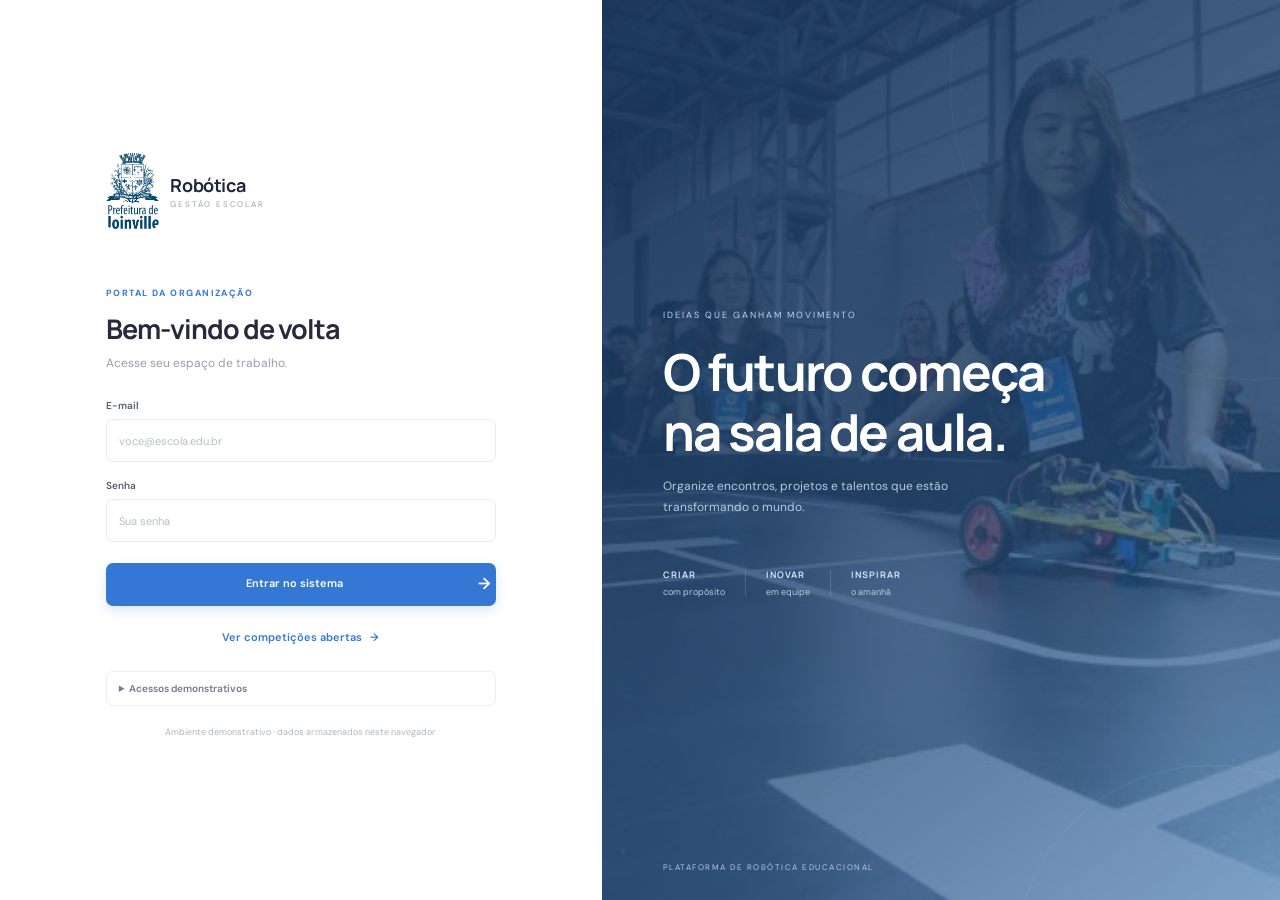
<file: index.html>
<!doctype html>
<html lang="pt-BR">
  <head>
    <meta charset="utf-8">
    <meta name="viewport" content="width=device-width, initial-scale=1, viewport-fit=cover">
    <meta name="theme-color" content="#f5f7fb">
    <meta name="description" content="Sistema de Gestão de Competições de Robótica Escolar">
    <title>Robótica Escolar · Gestão</title>
    <link rel="stylesheet" href="./src/styles/main.css">
    <link id="competitions-styles" rel="stylesheet" href="./src/styles/competitions.css">
    <link rel="stylesheet" href="./src/styles/registrations.css">
    <link rel="stylesheet" href="./src/styles/palette.css">
    <link rel="stylesheet" href="./src/styles/projects.css">
    <link rel="stylesheet" href="./src/styles/responsive.css">
  </head>
  <body>
    <div id="app" class="app-shell">
      <section id="login-screen" class="login-screen" aria-label="Acesso ao sistema" hidden></section>
      <div id="admin-screen" class="admin-shell" hidden>
        <aside id="sidebar" class="sidebar"></aside>
        <button id="sidebar-backdrop" class="sidebar-backdrop" type="button" aria-label="Fechar navegação" hidden></button>
        <div class="workspace">
          <header id="topbar" class="topbar"></header>
          <main id="main-content" class="main-content" tabindex="-1"></main>
        </div>
      </div>
      <div id="toast-region" class="toast-region" aria-live="polite" aria-atomic="true"></div>
    </div>
    <script type="module" src="./src/js/app.js"></script>
  </body>
</html>
</file>
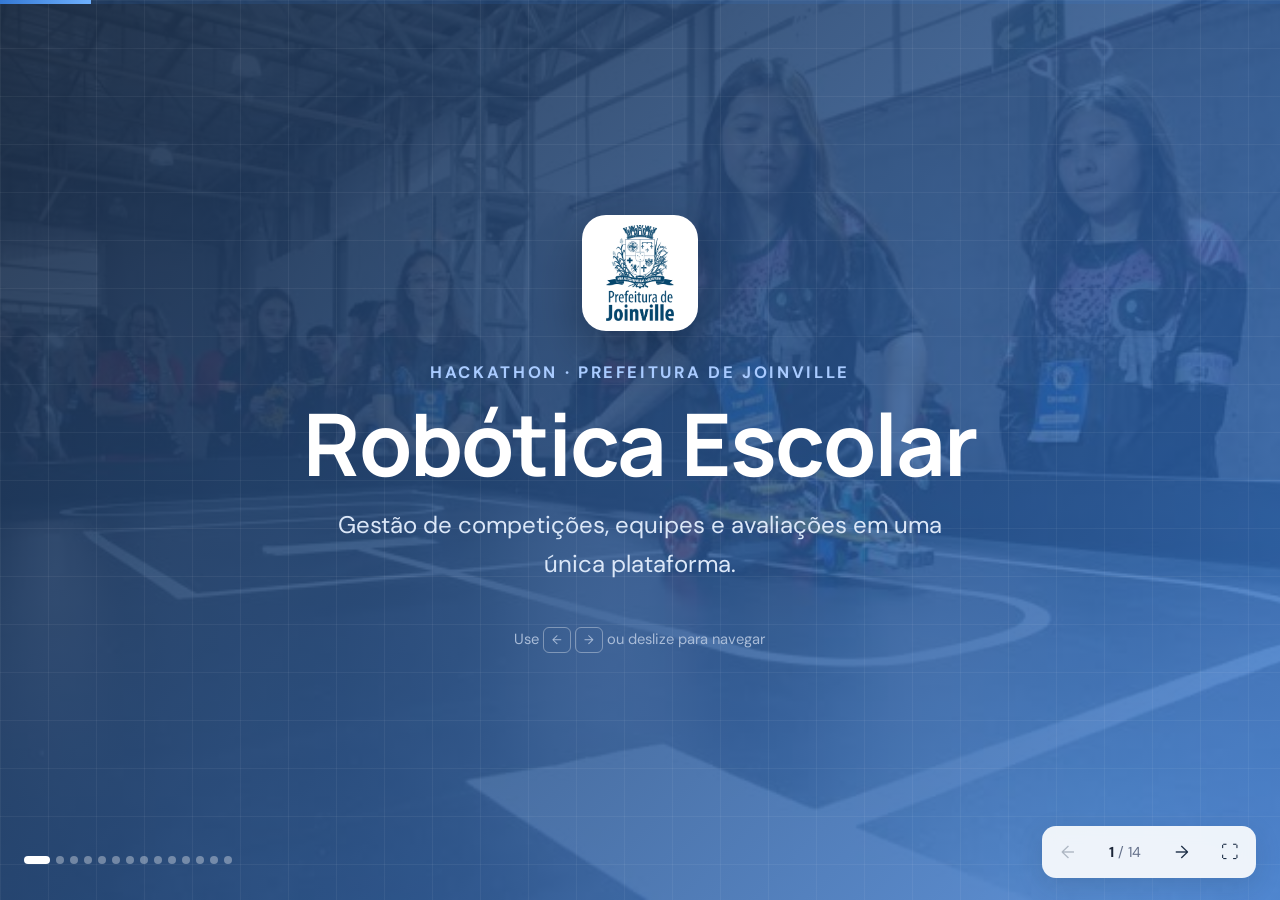
<file: apresentacao/index.html>
<!doctype html>
<html lang="pt-BR">
<head>
  <meta charset="utf-8">
  <meta name="viewport" content="width=device-width, initial-scale=1">
  <title>Robótica Escolar — Apresentação</title>
  <link rel="stylesheet" href="styles.css">
</head>
<body>
  <div class="progress" aria-hidden="true"><span></span></div>

  <main class="deck" aria-live="polite">

    <!-- 1. Capa -->
    <section class="slide slide--cover" data-title="Capa">
      <div class="cover-bg" aria-hidden="true"></div>
      <div class="cover-content">
        <img class="cover-logo reveal" src="img/logo-joinville.png" alt="Prefeitura de Joinville">
        <p class="kicker reveal">Hackathon · Prefeitura de Joinville</p>
        <h1 class="reveal">Robótica Escolar</h1>
        <p class="lead reveal">Gestão de competições, equipes e avaliações em uma única plataforma.</p>
        <p class="hint reveal">Use <kbd>←</kbd> <kbd>→</kbd> ou deslize para navegar</p>
      </div>
    </section>

    <!-- 2. Problema -->
    <section class="slide" data-title="O problema">
      <div class="slide-inner">
        <p class="kicker reveal">O desafio</p>
        <h2 class="reveal">Organizar competições escolares ainda dá muito trabalho</h2>
        <div class="grid grid--3">
          <article class="card reveal"><span class="card-icon">📄</span><h3>Inscrições soltas</h3><p>Fichas, planilhas e e-mails espalhados entre escolas e organização.</p></article>
          <article class="card reveal"><span class="card-icon">⏳</span><h3>Aprovação manual</h3><p>Professores e organização sem visão clara do que está pendente.</p></article>
          <article class="card reveal"><span class="card-icon">🧮</span><h3>Notas no papel</h3><p>Jurados anotam à mão e a classificação é calculada depois, com risco de erro.</p></article>
        </div>
      </div>
    </section>

    <!-- 3. Solução -->
    <section class="slide" data-title="A solução">
      <div class="slide-inner split">
        <div>
          <p class="kicker reveal">A solução</p>
          <h2 class="reveal">Uma plataforma web para todo o ciclo da competição</h2>
          <ul class="checks">
            <li class="reveal">Portal público com editais e inscrições abertas</li>
            <li class="reveal">Cadastro de escolas, equipes e integrantes</li>
            <li class="reveal">Aprovação de equipes pelos professores</li>
            <li class="reveal">Notas dos jurados por critério e classificação automática</li>
            <li class="reveal">Funciona no computador e no celular</li>
          </ul>
        </div>
        <figure class="shot reveal"><img src="img/dashboard.png" alt="Visão geral do painel administrativo"></figure>
      </div>
    </section>

    <!-- 4. Perfis -->
    <section class="slide" data-title="Perfis">
      <div class="slide-inner">
        <p class="kicker reveal">Quem usa</p>
        <h2 class="reveal">Três perfis, cada um com o que precisa</h2>
        <div class="grid grid--3">
          <article class="card card--role reveal"><span class="role-badge">A</span><h3>Administrador</h3><p>Cria competições, editais e categorias, gerencia escolas e acompanha a classificação.</p></article>
          <article class="card card--role reveal"><span class="role-badge">P</span><h3>Professor</h3><p>Cadastra equipes das suas escolas e aprova ou rejeita inscrições recebidas.</p></article>
          <article class="card card--role reveal"><span class="role-badge">J</span><h3>Jurado</h3><p>Avalia as equipes aprovadas em todas as categorias, com notas de 0 a 10.</p></article>
        </div>
      </div>
    </section>

    <!-- 5. Fluxo -->
    <section class="slide" data-title="Fluxo">
      <div class="slide-inner">
        <p class="kicker reveal">Como funciona</p>
        <h2 class="reveal">Do edital ao pódio</h2>
        <ol class="flow">
          <li class="reveal"><span>1</span><strong>Edital</strong><small>Admin publica a competição e as categorias</small></li>
          <li class="reveal"><span>2</span><strong>Inscrição</strong><small>Escolas inscrevem equipes pelo portal</small></li>
          <li class="reveal"><span>3</span><strong>Aprovação</strong><small>Professor valida integrantes e aprova</small></li>
          <li class="reveal"><span>4</span><strong>Avaliação</strong><small>Jurados lançam notas por critério</small></li>
          <li class="reveal"><span>5</span><strong>Classificação</strong><small>Ranking calculado automaticamente</small></li>
        </ol>
      </div>
    </section>

    <!-- 6. Competições -->
    <section class="slide" data-title="Competições">
      <div class="slide-inner split split--wide">
        <div>
          <p class="kicker reveal">Administração</p>
          <h2 class="reveal">Competições, editais e categorias</h2>
          <p class="reveal">Cada competição tem período do evento, local, janela de inscrições, limite de vagas e as 7 categorias oficiais.</p>
          <div class="tags reveal"><span>Robótica Lego</span><span>Atto Micro:bit</span><span>Seguidor de Linha</span><span>Tecnologia Educacional</span><span>ArtBot Júnior</span><span>ArtBot Expert</span><span>Estoura Balão</span></div>
        </div>
        <figure class="shot reveal"><img src="img/competicoes.png" alt="Tela de competições"></figure>
      </div>
    </section>

    <!-- 7. Equipes -->
    <section class="slide" data-title="Equipes">
      <div class="slide-inner split split--wide">
        <div>
          <p class="kicker reveal">Professores</p>
          <h2 class="reveal">Cadastro e aprovação de equipes</h2>
          <ul class="checks">
            <li class="reveal">Integrantes com ano escolar e data de nascimento</li>
            <li class="reveal">Validação de mínimo e máximo por categoria</li>
            <li class="reveal">Aprovar ou rejeitar com observação para a equipe</li>
          </ul>
        </div>
        <div class="stack reveal">
          <figure class="shot"><img src="img/inscricoes.png" alt="Lista de inscrições pendentes"></figure>
          <figure class="shot shot--float"><img src="img/equipe-form.png" alt="Formulário de cadastro de equipe"></figure>
        </div>
      </div>
    </section>

    <!-- 8. Portal público -->
    <section class="slide" data-title="Portal público">
      <div class="slide-inner split split--wide">
        <div>
          <p class="kicker reveal">Comunidade</p>
          <h2 class="reveal">Portal público de inscrições</h2>
          <p class="reveal">Escolas consultam os editais publicados e inscrevem equipes sem precisar de login. A inscrição chega pendente para o professor responsável.</p>
        </div>
        <figure class="shot reveal"><img src="img/publico.png" alt="Portal público de competições"></figure>
      </div>
    </section>

    <!-- 9. Notas -->
    <section class="slide" data-title="Notas dos jurados">
      <div class="slide-inner split split--wide">
        <div>
          <p class="kicker reveal">Julgamento</p>
          <h2 class="reveal">Notas dos jurados</h2>
          <div class="criteria">
            <div class="reveal"><strong>Desempenho</strong><small>Resultado do robô na prova</small></div>
            <div class="reveal"><strong>Projeto e inovação</strong><small>Criatividade e solução técnica</small></div>
            <div class="reveal"><strong>Apresentação</strong><small>Clareza ao explicar o projeto</small></div>
            <div class="reveal"><strong>Trabalho em equipe</strong><small>Participação de todos</small></div>
          </div>
          <p class="reveal note">Notas de 0 a 10 por critério · média calculada na hora · uma avaliação por jurado e equipe</p>
        </div>
        <figure class="shot reveal"><img src="img/avaliar.png" alt="Formulário de avaliação de equipe"></figure>
      </div>
    </section>

    <!-- 10. Ranking -->
    <section class="slide" data-title="Classificação">
      <div class="slide-inner split split--wide">
        <div>
          <p class="kicker reveal">Resultado</p>
          <h2 class="reveal">Classificação automática</h2>
          <p class="reveal">A organização acompanha, por categoria, a média final de cada equipe, as médias por critério e quantos jurados já avaliaram.</p>
          <div class="podium reveal" aria-hidden="true">
            <div class="podium-2"><b>2º</b><span>8,38</span></div>
            <div class="podium-1"><b>1º</b><span>9,54</span></div>
            <div class="podium-3"><b>3º</b><span>7,94</span></div>
          </div>
        </div>
        <figure class="shot reveal"><img src="img/ranking.png" alt="Classificação das equipes"></figure>
      </div>
    </section>

    <!-- 11. Mobile -->
    <section class="slide slide--centered" data-title="Celular">
      <div class="slide-inner">
        <p class="kicker reveal">Responsivo</p>
        <h2 class="reveal">Pensado também para o celular</h2>
        <p class="reveal center">Jurados avaliam na beira da arena; professores aprovam equipes de qualquer lugar.</p>
        <div class="phones">
          <figure class="phone reveal"><img src="img/mobile-login.png" alt="Login no celular"></figure>
          <figure class="phone phone--main reveal"><img src="img/mobile-avaliacoes.png" alt="Avaliações no celular"></figure>
          <figure class="phone reveal"><img src="img/mobile-dashboard.png" alt="Painel no celular"></figure>
        </div>
      </div>
    </section>

    <!-- 12. Números -->
    <section class="slide slide--dark" data-title="Demonstração">
      <div class="slide-inner">
        <p class="kicker reveal">Dados da demonstração</p>
        <h2 class="reveal">Um cenário real para testar</h2>
        <div class="stats">
          <div class="stat reveal"><b data-count="3">0</b><span>competições</span></div>
          <div class="stat reveal"><b data-count="7">0</b><span>categorias</span></div>
          <div class="stat reveal"><b data-count="49">0</b><span>equipes inscritas</span></div>
          <div class="stat reveal"><b data-count="10">0</b><span>aguardando aprovação</span></div>
          <div class="stat reveal"><b data-count="62">0</b><span>avaliações lançadas</span></div>
        </div>
        <div class="grid grid--3 compact">
          <article class="card reveal"><span class="status status--live">Em andamento</span><h3>Copa Joinville de Robótica 2026</h3><p>21 equipes · 3 jurados avaliando</p></article>
          <article class="card reveal"><span class="status status--live">Em andamento</span><h3>Festival Estudantil de Tecnologia</h3><p>14 equipes · avaliação parcial</p></article>
          <article class="card reveal"><span class="status status--open">Inscrições abertas</span><h3>Torneio de Inverno de Robótica 2027</h3><p>Equipes aguardando os professores</p></article>
        </div>
      </div>
    </section>

    <!-- 13. Funcionalidades -->
    <section class="slide" data-title="Funcionalidades">
      <div class="slide-inner">
        <p class="kicker reveal">Em desenvolvimento</p>
        <h2 class="reveal">Próximas funcionalidades</h2>
        <div class="grid grid--4">
          <article class="card reveal"><span class="card-icon">&#127942;</span><h3>Certificados</h3><p>Geração de certificados para participantes e equipes.</p></article>
          <article class="card reveal"><span class="card-icon">&#128196;</span><h3>Relatórios em PDF</h3><p>Exportação de resultados, inscrições e classificações.</p></article>
          <article class="card reveal"><span class="card-icon">&#128279;</span><h3>Integrações</h3><p>Conexão com outros sistemas e serviços da rede.</p></article>
          <article class="card reveal"><span class="card-icon">&#128276;</span><h3>Notificações</h3><p>Avisos sobre inscrições, aprovações e resultados.</p></article>
        </div>
      </div>
    </section>
    <!-- 14. Encerramento -->
    <section class="slide slide--cover" data-title="Obrigado">
      <div class="cover-bg" aria-hidden="true"></div>
      <div class="cover-content">
        <img class="cover-logo reveal" src="img/logo-joinville.png" alt="Prefeitura de Joinville">
        <h1 class="reveal">Obrigado!</h1>
        <a class="cta reveal" href="robotica-rpa://start">Acessar o sistema →</a>
      </div>
    </section>

  </main>

  <nav class="controls" aria-label="Navegação dos slides">
    <button type="button" data-nav="prev" aria-label="Slide anterior">←</button>
    <span class="counter"><b>1</b> / <i>1</i></span>
    <button type="button" data-nav="next" aria-label="Próximo slide">→</button>
    <button type="button" data-nav="full" aria-label="Tela cheia" title="Tela cheia (F)">⛶</button>
  </nav>
  <div class="dots" aria-hidden="true"></div>

  <div class="lightbox" hidden><img alt=""></div>

  <script src="script.js"></script>
</body>
</html>
</file>
<file: src/styles/main.css>
@import url('https://fonts.googleapis.com/css2?family=DM+Sans:wght@400;500;600;700&family=Manrope:wght@400;500;600;700;800&display=swap');

:root{font-family:'DM Sans',sans-serif;color:#202538;background:#f5f7fb;font-synthesis:none;text-rendering:optimizeLegibility;-webkit-font-smoothing:antialiased;--ink:#202538;--muted:#8790a3;--line:#edf0f5;--purple:#6755d9;--sidebar:#20243a}*{box-sizing:border-box}body{margin:0;min-width:320px;min-height:100vh}button,input{font:inherit}button{cursor:pointer}a{color:inherit;text-decoration:none}[hidden]{display:none!important}
.app-shell{min-height:100vh}.admin-shell{min-height:100vh}.sidebar{width:250px;position:fixed;inset:0 auto 0 0;background:var(--sidebar);color:white;padding:30px 19px 20px;display:flex;flex-direction:column;z-index:5;transition:transform .25s}.brand{display:flex;align-items:center;gap:11px;padding:0 8px 39px}.brand-mark{height:38px;width:38px;border-radius:12px;background:#7264e5;display:grid;place-items:center;font:800 23px Manrope;color:white;box-shadow:0 7px 18px #14162a55}.brand-mark span{color:#b4f3d2}.brand-copy{display:grid;gap:2px}.brand-copy strong{font:700 16px Manrope;letter-spacing:-.4px}.brand-copy small{font-size:8px;letter-spacing:1.8px;color:#9299b2}.workspace-label,.eyebrow{font-size:9px;letter-spacing:1.45px;font-weight:700;color:#a1a8ba}.workspace-label{padding:0 10px 12px;color:#798099}.side-nav{display:grid;gap:5px}.nav-link{height:43px;width:100%;border:0;border-radius:8px;background:transparent;color:#aab0c4;text-align:left;padding:0 11px;display:flex;align-items:center;gap:12px;font-size:12px;transition:.15s}.nav-link:hover{background:#ffffff0b;color:white}.nav-link.is-active{background:#6b5add;color:white;box-shadow:0 5px 15px #5749bf45}.nav-icon{width:19px;font-size:16px;text-align:center}.nav-dot{margin-left:auto;width:6px;height:6px;border-radius:50%;background:#f8aa72}.sidebar-bottom{margin-top:auto}.help-card{position:relative;padding:17px 13px 14px;border:1px solid #ffffff15;border-radius:10px;background:#ffffff08;margin-bottom:18px}.help-icon{color:#b9aaff;font-size:18px}.help-card strong{display:block;font-size:11px;margin-top:11px}.help-card p{font-size:10px;color:#959bb0;line-height:1.5;margin:5px 0 11px}.help-card button{background:none;border:0;color:#b8aeff;padding:0;font-size:10px}.help-card button span{padding-left:5px}.sidebar-version{border-top:1px solid #ffffff14;padding:15px 4px 0;color:#a3a9bb;font-size:10px}.sidebar-version small{float:right;color:#727a93}.status-dot{display:inline-block;width:6px;height:6px;background:#69d5a3;border-radius:50%;margin:0 7px 1px 0}.workspace{margin-left:250px;min-height:100vh}.topbar{height:76px;padding:0 38px;background:#fff;border-bottom:1px solid #eff1f6;display:flex;align-items:center;justify-content:space-between}.breadcrumbs{display:flex;align-items:center;gap:10px;color:#a1a6b5;font-size:11px}.breadcrumbs b{color:#d4d7e0;font-weight:400}.breadcrumbs strong{color:#444a5d;font-weight:600}.topbar-actions{display:flex;align-items:center;gap:19px}.icon-button{position:relative;border:0;background:none;color:#777e92;font-size:19px}.notification-button i{position:absolute;right:1px;top:2px;width:5px;height:5px;border-radius:50%;background:#ec8e68;border:1px solid white}.topbar-divider{height:26px;width:1px;background:var(--line)}.profile-button{border:0;background:none;display:flex;align-items:center;gap:10px;text-align:left}.avatar{width:34px;height:34px;border-radius:50%;display:grid;place-items:center;background:#ece9ff;color:#6755d9;font-size:11px;font-weight:700}.profile-copy{display:grid;gap:3px}.profile-copy strong{font-size:11px;font-weight:600;color:#40465a}.profile-copy small{font-size:9px;color:#9ba2b1}.profile-caret{font-size:15px;color:#a3a8b5}.main-content{max-width:1450px;margin:0 auto;padding:37px 38px 45px;outline:0}.menu-toggle{display:none}.welcome-row{display:flex;align-items:flex-end;justify-content:space-between;margin-bottom:28px}.eyebrow{color:#949aad;margin:0 0 10px}.welcome-row h1,.page-heading h1{font:700 27px Manrope;letter-spacing:-1px;margin:0;color:#24283b}.welcome-row>div>p:last-child,.page-heading>div>p:last-child{margin:7px 0 0;color:#939aab;font-size:12px}.wave{font-size:19px;color:#eba573}.welcome-date{display:grid;gap:5px;text-align:right;padding-bottom:3px}.welcome-date span{font-size:8px;color:#a1a6b4;letter-spacing:1px}.welcome-date strong{font-size:11px;color:#6755d9}.metric-grid{display:grid;grid-template-columns:repeat(4,minmax(0,1fr));gap:15px}.metric-card,.panel{background:white;border:1px solid #edf0f5;border-radius:11px;box-shadow:0 3px 12px #29335406}.metric-card{padding:17px 17px 15px;min-height:145px}.metric-top{display:flex;align-items:center;justify-content:space-between;margin-bottom:16px}.metric-icon{width:31px;height:31px;display:grid;place-items:center;border-radius:9px;font-size:16px}.metric-icon--violet,.quick-icon.violet{background:#efedff;color:#7162d7}.metric-icon--blue,.quick-icon.blue{background:#eaf3ff;color:#5693da}.metric-icon--orange,.quick-icon.orange{background:#fff1e8;color:#e5935d}.metric-icon--green,.quick-icon.green{background:#e9f8f1;color:#44ae82}.metric-trend{font-size:8px;color:#a0a6b4;background:#f7f8fa;padding:5px 7px;border-radius:20px}.metric-label{display:block;color:#71798c;font-size:10px}.metric-value{display:block;font:700 23px Manrope;margin-top:4px;color:#292e42}.metric-caption{font-size:9px;color:#a0a6b4}.content-grid{display:grid;grid-template-columns:minmax(0,1.55fr) minmax(270px,1fr);gap:16px;margin-top:19px}.panel{padding:20px}.panel-heading{display:flex;justify-content:space-between;align-items:center}.panel-heading .eyebrow{margin-bottom:5px}.panel h2{font:700 14px Manrope;margin:0;color:#30354a}.text-link{border:0;background:none;color:#7263d8;font-size:10px}.text-link span{margin-left:5px}.event-panel,.quick-panel{min-height:264px}.empty-state{height:177px;display:flex;align-items:center;justify-content:center;flex-direction:column;text-align:center}.empty-illustration{display:grid;place-items:center;width:35px;height:35px;background:#f3f1ff;border-radius:11px;color:#8173df;font-size:18px;margin-bottom:10px}.empty-state strong{font-size:11px;color:#52586b}.empty-state p{max-width:235px;font-size:9px;line-height:1.6;color:#a0a6b4;margin:5px 0}.event-list{margin-top:11px}.event-row{display:flex;align-items:center;gap:11px;padding:10px 0;border-top:1px solid #f1f2f5}.event-date{height:37px;width:38px;border:1px solid #eeeff4;border-radius:7px;display:grid;align-content:center;justify-items:center;color:#6b5cda}.event-date b{font:700 14px Manrope}.event-date small{font-size:8px;text-transform:uppercase}.event-info{display:grid;gap:4px;min-width:0}.event-info strong{font-size:10px;color:#4c5265}.event-info span{font-size:9px;color:#9ba1b0}.status-pill{margin-left:auto;font-size:8px;color:#45a57b;background:#eaf8f1;border-radius:20px;padding:5px 7px}.subtle-icon{color:#9da3b3}.quick-links{display:grid;margin-top:11px}.quick-link{display:flex;align-items:center;gap:10px;padding:10px 1px;border:0;border-top:1px solid #f1f2f5;background:white;text-align:left}.quick-icon{width:31px;height:31px;border-radius:8px;display:grid;place-items:center;font-size:15px}.quick-link>span:nth-child(2){display:grid;gap:4px}.quick-link strong{font-size:10px;font-weight:600;color:#4a5063}.quick-link small{font-size:9px;color:#a0a6b4}.quick-link>b{margin-left:auto;color:#a3a9b7;font-weight:400}.bottom-banner{position:relative;overflow:hidden;margin-top:18px;border-radius:11px;background:#e9e7ff;padding:18px 24px;display:flex;align-items:center;gap:15px;min-height:94px}.banner-symbol{width:38px;height:38px;display:grid;place-items:center;background:#d7d2ff;border-radius:11px;color:#6d5dd4;font-size:21px}.bottom-banner>div:nth-child(2){display:grid;gap:3px;z-index:1}.bottom-banner>div:nth-child(2)>span{font-size:8px;letter-spacing:1.2px;color:#8178c1}.bottom-banner strong{font:700 12px Manrope;color:#3f3c6b}.bottom-banner p{font-size:9px;color:#8985b1;margin:0}.banner-decoration{position:absolute;right:24px;bottom:-45px;font:800 126px Manrope;color:#dcd9fb}.page-heading{display:flex;justify-content:space-between;align-items:center;margin-bottom:24px}.page-heading-icon{width:45px;height:45px;border-radius:12px;background:#efedff;color:#6d5dd7;display:grid;place-items:center;font-size:22px}.module-placeholder{min-height:340px;display:flex;align-items:center;justify-content:center;flex-direction:column;text-align:center}.placeholder-icon{font-size:24px;color:#7263d8;background:#f0eeff;width:53px;height:53px;border-radius:16px;display:grid;place-items:center;margin-bottom:16px}.module-placeholder .eyebrow{margin:0 0 7px;color:#988edc}.module-placeholder h2{font:700 18px Manrope}.module-placeholder p:last-child{font-size:11px;color:#99a0af;max-width:390px;line-height:1.6}.toast-region{position:fixed;right:20px;top:20px;z-index:20;display:grid;gap:8px}.toast{padding:12px 16px;background:#292d41;color:white;border-radius:8px;font-size:12px;box-shadow:0 5px 20px #15172c25;animation:toast-in .2s}.toast--error{background:#bd4c53}@keyframes toast-in{from{opacity:0;transform:translateY(-7px)}to{opacity:1;transform:none}}
.login-screen{min-height:100vh;display:grid;grid-template-columns:minmax(440px,47%) 1fr;background:white}.login-card{width:min(390px,calc(100% - 56px));margin:auto;padding:44px 0}.brand--login{padding:0;margin-bottom:58px}.brand--login .brand-copy strong{font-size:18px}.brand--login .brand-copy small{color:#9ba1b1}.login-heading .eyebrow{color:#7769d7;margin-bottom:11px}.login-heading h1{font:700 27px Manrope;letter-spacing:-1px;margin:0;color:#262a3c}.login-heading>p:last-child{color:#979eac;font-size:12px;margin:8px 0 28px}.login-form{display:grid}.login-form label{font-size:10px;color:#565d70;font-weight:600;margin:0 0 7px}.login-form input{height:43px;border:1px solid #e7eaf0;border-radius:7px;padding:0 12px;outline:0;color:#33394d;font-size:11px;margin-bottom:17px}.login-form input:focus{border-color:#887add;box-shadow:0 0 0 3px #887add1a}.login-form input::placeholder{color:#b7bdc9}.button{border:0;border-radius:7px;height:43px;font-size:11px;font-weight:600}.button--primary{background:#6d5cda;color:white;box-shadow:0 5px 13px #6d5cda2b}.button--primary:hover{background:#5949c7}.button--wide{width:100%;margin-top:4px}.button--wide span{float:right;font-size:16px;margin-top:-3px}.demo-access{margin-top:17px;border:1px solid #eceef3;border-radius:7px;padding:10px 12px;color:#747b8d;font-size:10px}.demo-access summary{cursor:pointer;font-weight:600}.demo-list{padding-top:8px}.demo-list p{margin:7px 0;display:grid;gap:3px}.demo-list b{color:#444a5c}.demo-list span{color:#8e95a4;font-size:9px}.login-footnote{text-align:center;color:#b1b6c1;font-size:9px;margin-top:20px}.login-aside{position:relative;overflow:hidden;background:linear-gradient(145deg,#282943,#343150 55%,#51447a);color:white;display:flex;align-items:center;padding:9%;min-height:100vh}.aside-content{position:relative;z-index:1;max-width:480px}.aside-kicker{font-size:9px;letter-spacing:2px;color:#beb8ff}.aside-content h2{font:700 clamp(32px,4vw,51px)/1.18 Manrope;letter-spacing:-1.8px;margin:19px 0 13px}.aside-content>p{max-width:350px;font-size:12px;line-height:1.8;color:#c0bfd1}.aside-stats{display:flex;align-items:center;gap:20px;margin-top:49px}.aside-stats div{display:grid;gap:5px}.aside-stats strong{font:700 9px Manrope;letter-spacing:1px;color:#d4d1ff}.aside-stats span{font-size:9px;color:#abaac2}.aside-stats i{height:26px;width:1px;background:#ffffff27}.aside-footer{position:absolute;left:9%;bottom:28px;font-size:8px;letter-spacing:1.5px;color:#aaa8c0}.aside-orbit{position:absolute;border:1px solid #ffffff0c;border-radius:50%;width:600px;height:600px;right:-270px;top:-220px}.orbit-two{width:390px;height:390px;right:-125px;top:auto;bottom:-255px;border-color:#ffffff12}
@media(max-width:1050px){.sidebar{width:220px}.workspace{margin-left:220px}.main-content{padding:30px 24px}.topbar{padding:0 24px}.metric-grid{grid-template-columns:repeat(2,minmax(0,1fr))}.content-grid{grid-template-columns:1fr}.event-panel,.quick-panel{min-height:auto}.quick-links{grid-template-columns:repeat(3,1fr);gap:10px}.quick-link{border-top:0;border:1px solid #f1f2f5;border-radius:8px;padding:9px}.quick-link>b{display:none}}
@media(max-width:700px){.sidebar{transform:translateX(-100%);width:250px;box-shadow:10px 0 25px #11132922}.sidebar--open{transform:translateX(0)}.workspace{margin-left:0}.topbar{height:64px;padding:0 17px}.menu-toggle{display:grid;gap:4px;border:0;background:none;padding:6px}.menu-toggle span{display:block;height:2px;width:17px;border-radius:2px;background:#60677a}.breadcrumbs{margin-right:auto;margin-left:12px;font-size:10px;gap:7px}.topbar-actions{gap:11px}.profile-copy,.profile-caret,.topbar-divider{display:none}.main-content{padding:25px 17px 35px}.welcome-row{align-items:flex-start}.welcome-row h1,.page-heading h1{font-size:23px}.welcome-date{display:none}.metric-grid{gap:10px}.metric-card{padding:13px;min-height:136px}.metric-top{margin-bottom:12px}.metric-trend{font-size:7px}.metric-label{font-size:9px}.content-grid{gap:11px;margin-top:12px}.panel{padding:16px}.quick-links{grid-template-columns:1fr}.quick-link{border:0;border-top:1px solid #f1f2f5;border-radius:0;padding:9px 0}.quick-link>b{display:block}.bottom-banner{padding:16px;gap:10px}.banner-decoration{right:-5px;opacity:.6}.bottom-banner strong{font-size:10px}.bottom-banner p{max-width:230px;line-height:1.5}.login-screen{grid-template-columns:1fr}.login-card{padding:30px 0;width:min(390px,calc(100% - 44px))}.brand--login{margin-bottom:38px}.login-aside{display:none}.login-footnote{margin-top:17px}.module-placeholder{min-height:290px;padding:25px}}
</file>
<file: src/styles/competitions.css>
.competition-toolbar{display:flex;align-items:center;justify-content:space-between;gap:16px;margin-bottom:18px}.competition-tabs{display:flex;gap:6px;border-bottom:1px solid #e9ebf2;align-self:stretch}.competition-tab{position:relative;border:0;background:transparent;color:#9097a8;font-size:11px;padding:0 13px 12px}.competition-tab span{margin-left:5px;background:#f1f0ff;color:#7062d6;border-radius:20px;padding:3px 6px;font-size:9px}.competition-tab.is-active{color:#6252cc;font-weight:700}.competition-tab.is-active:after{content:"";height:2px;position:absolute;bottom:-1px;left:10px;right:10px;background:#6d5cda;border-radius:3px}.competition-add{height:38px;padding:0 14px;white-space:nowrap}.competition-list{display:grid;gap:13px}.competition-card{background:white;border:1px solid #edf0f5;border-radius:11px;padding:19px 20px;box-shadow:0 3px 12px #29335406}.competition-card-top{display:flex;align-items:flex-start;justify-content:space-between;gap:16px}.competition-card .eyebrow{margin:1px 0 6px;font-size:8px}.competition-card h2{font:700 15px Manrope;color:#30354a;margin:0}.competition-description{font-size:11px;color:#81899b;line-height:1.6;margin:10px 0 14px}.competition-status,.category-format{white-space:nowrap;border-radius:20px;padding:6px 9px;font-size:9px;font-weight:600}.competition-status.is-open,.competition-status.is-ready{color:#3c9d76;background:#eaf8f1}.competition-status.is-locked{color:#a37b47;background:#fff5e7}.category-format{color:#7062d6;background:#f0eeff}.competition-meta{display:flex;flex-wrap:wrap;gap:9px 21px;color:#9299a9;font-size:10px;padding:11px 0;border-top:1px solid #f1f2f6}.competition-card-bottom{display:flex;align-items:center;justify-content:space-between;gap:12px;border-top:1px solid #f1f2f6;padding-top:13px}.competition-gate{color:#989eac;font-size:9px}.competition-actions{display:flex;align-items:center;gap:7px}.competition-actions .button{height:32px;padding:0 11px;font-size:9px}.button--subtle{border:1px solid #e9ebf2;background:white;color:#697185;border-radius:7px}.button:disabled{opacity:.45;cursor:not-allowed}.icon-danger{border:0;background:none;color:#c16b6b;font-size:9px;padding:8px}.competition-empty{min-height:270px;display:flex;align-items:center;justify-content:center;flex-direction:column;text-align:center}.competition-empty h2{margin:0;font:700 15px Manrope;color:#454b5d}.competition-empty p{margin:8px 0 0;color:#9ba2b1;font-size:10px}.competition-backdrop{position:fixed;inset:0;z-index:15;background:#20243a77;display:grid;place-items:center;padding:18px}.competition-dialog{width:min(540px,100%);max-height:min(90vh,850px);overflow:auto;background:white;border-radius:13px;padding:23px;box-shadow:0 20px 60px #16182b35}.dialog-heading{display:flex;align-items:flex-start;justify-content:space-between;margin-bottom:19px}.dialog-heading .eyebrow{margin-bottom:5px}.dialog-heading h2{font:700 18px Manrope;margin:0;color:#30354a}.dialog-close{border:0;background:#f5f6f9;color:#798093;width:30px;height:30px;border-radius:8px;font-size:20px}.competition-form{display:grid;gap:13px}.competition-form label{display:grid;gap:6px;color:#596174;font-size:10px;font-weight:600}.competition-form input,.competition-form select,.competition-form textarea{width:100%;border:1px solid #e6e9f0;border-radius:7px;padding:10px 11px;font:400 11px 'DM Sans',sans-serif;color:#343a4e;background:#fff;outline:0}.competition-form input,.competition-form select{height:39px}.competition-form textarea{resize:vertical;min-height:70px}.competition-form :is(input,select,textarea):focus{border-color:#897bdd;box-shadow:0 0 0 3px #887add1a}.form-row{display:grid;grid-template-columns:1fr 1fr;gap:12px}.competition-form .checkbox-field{display:flex;align-items:center;gap:8px;align-self:end;padding-bottom:11px}.competition-form .checkbox-field input{width:15px;height:15px}.form-hint{font-size:11px;color:#a37b47;background:#fff5e7;padding:10px;border-radius:7px}.dialog-actions{display:flex;justify-content:flex-end;gap:8px;border-top:1px solid #f0f1f5;padding-top:15px;margin-top:3px}.dialog-actions .button{height:37px;padding:0 15px}
.category-rules{border-top:1px solid #f1f2f6;padding-top:11px;margin:0 0 12px;color:#747c8f;font-size:10px;line-height:1.7}.category-rules summary{cursor:pointer;color:#6b5bd2;font-weight:600;list-style:none}.category-rules summary::-webkit-details-marker{display:none}.category-rules summary:after{content:'＋';float:right}.category-rules[open] summary:after{content:'−'}.category-rules p{margin:9px 0 0}.category-rules strong{color:#4d5467}.category-picker{border:1px solid #e6e9f0;border-radius:8px;padding:11px;display:flex;flex-wrap:wrap;gap:8px 13px}.category-picker legend{font-size:10px;font-weight:600;color:#596174;padding:0 4px}.competition-form .category-picker-option{display:flex;align-items:center;gap:6px;font-size:10px;font-weight:400}.competition-form .category-picker-option input{width:15px;height:15px}
@media(max-width:700px){.competition-toolbar{align-items:stretch;flex-direction:column}.competition-tabs{overflow:auto}.competition-tab{padding:0 8px 12px;white-space:nowrap}.competition-add{align-self:flex-end}.competition-card{padding:16px}.competition-card-top{align-items:flex-start}.competition-card h2{font-size:14px}.competition-card-bottom{align-items:flex-start;flex-direction:column}.competition-actions{width:100%;flex-wrap:wrap}.competition-actions .button{flex:1}.competition-meta{gap:8px 14px}.competition-dialog{padding:18px}.form-row{grid-template-columns:1fr 1fr}}
</file>
<file: src/styles/registrations.css>
.public-entry{width:100%;margin-top:14px;border:0;background:none;color:#6959d5;font-size:11px;font-weight:600;padding:10px}.public-entry span{margin-left:5px}.button--outline{height:36px;padding:0 14px;background:white;border:1px solid #e6e8f0;color:#575d70}
.public-screen{min-height:100vh;background:#f6f7fb;color:var(--ink)}.public-header{height:78px;background:#fff;border-bottom:1px solid var(--line);display:flex;align-items:center;justify-content:space-between;padding:0 max(5vw,24px)}.public-header .brand{padding:0}.public-header>span{font-size:9px;letter-spacing:1.5px;color:#969cad}.public-main{max-width:1050px;margin:0 auto;padding:53px 28px}.public-intro{margin-bottom:34px}.public-intro .eyebrow{color:#6d5cda}.public-intro h1{font:800 clamp(30px,5vw,46px)/1.14 Manrope;letter-spacing:-1.7px;margin:0;color:#272b3e}.public-intro>p:last-child{font-size:13px;color:#9299aa;margin-top:12px}.public-competition-list{display:grid;grid-template-columns:repeat(2,minmax(0,1fr));gap:17px}.public-event-card{background:white;border:1px solid #edf0f5;border-radius:12px;padding:21px;box-shadow:0 4px 16px #29335407}.public-event-top{display:flex;align-items:center;justify-content:space-between}.public-event-mark{width:35px;height:35px;display:grid;place-items:center;border-radius:10px;background:#efedff;color:#6959d5;font-size:18px}.open-tag,.closed-tag,.pending-tag{font-size:8px;letter-spacing:.65px;font-weight:700;padding:6px 8px;border-radius:20px}.open-tag{background:#e9f8f1;color:#3a9f75}.closed-tag{background:#f2f3f6;color:#9096a5}.public-event-card>h2{font:700 17px Manrope;margin:16px 0 6px;color:#30354a}.public-event-card>p{font-size:11px;line-height:1.6;color:#9299a8;min-height:34px;margin:0}.public-event-facts{display:flex;flex-wrap:wrap;gap:14px;margin:15px 0;color:#747b8d;font-size:10px}.competition-details{border-top:1px solid #f0f1f5;border-bottom:1px solid #f0f1f5;padding:10px 0}.competition-details summary{cursor:pointer;font-size:10px;font-weight:600;color:#6355ca}.details-content{padding:11px 2px 3px;display:grid;gap:8px;font-size:10px}.details-content>strong{margin-top:5px;color:#555b6e}.details-content ul{margin:0;padding-left:17px;color:#686f81;display:grid;gap:7px}.details-content li small{display:block;color:#9da3b1;margin-top:3px}.edict-link{color:#6656d4;font-weight:600}.muted-copy{color:#9ba1ae}.public-register-button{width:100%;margin-top:15px}.public-register-button span{float:right}.team-form{padding:16px 0 0}.team-form h3{font:700 13px Manrope;margin:0 0 13px}.team-form label,.review-form>label{display:grid;gap:6px;font-size:9px;font-weight:600;color:#656c7e;margin:10px 0}.team-form input,.team-form select,.review-form input{width:100%;height:37px;padding:0 10px;border:1px solid #e6e9f0;border-radius:6px;background:#fff;color:#4e5568;font-size:10px;outline:0}.team-form input:focus,.team-form select:focus,.review-form input:focus{border-color:#8b7de0}.members-heading{display:flex;align-items:center;justify-content:space-between;margin:17px 0 6px}.members-heading strong,.approval-members>strong{font-size:10px;color:#4c5265}.member-field{border:1px solid #eceef3;border-radius:8px;padding:10px;margin:8px 0}.member-field-title{display:flex;justify-content:space-between;align-items:center;font-size:9px;color:#6b62ad}.member-field label{margin:8px 0}.member-input-row{display:grid;grid-template-columns:1fr 1fr;gap:9px}.remove-member{border:0;background:none;color:#ba6065;font-size:9px}.form-errors{color:#b84e54;font-size:10px;line-height:1.5}.form-errors ul{padding-left:17px}.team-form>.button{width:100%}.form-hint{font-size:9px;color:#979eac;line-height:1.5}.public-empty{min-height:245px;display:flex;align-items:center;justify-content:center;flex-direction:column;text-align:center}.public-empty h2{font:700 17px Manrope;margin:0}.public-empty p,.public-note{font-size:10px;color:#969dac}.public-note{text-align:center;margin-top:25px}.approval-list{display:grid;grid-template-columns:repeat(2,minmax(0,1fr));gap:15px}.approval-card{padding:18px}.approval-heading{display:flex;justify-content:space-between;align-items:flex-start}.approval-heading .eyebrow{margin-bottom:5px}.approval-heading h2{font:700 15px Manrope;margin:0}.pending-tag{background:#fff3e8;color:#cc8743}.approval-meta{display:grid;grid-template-columns:1fr 1fr;gap:12px;padding:14px 0;border-bottom:1px solid #f0f1f5}.approval-meta span{display:grid;gap:4px;font-size:10px;color:#697083}.approval-meta b{font-size:8px;color:#9da3b1;text-transform:uppercase;letter-spacing:.5px}.approval-members{padding:13px 0}.approval-members>div{display:grid;gap:8px;margin-top:8px}.approval-members>div>span{font-size:10px;color:#555c6e}.approval-members small{display:block;font-size:9px;color:#9aa1af;margin-top:3px}.review-form{border-top:1px solid #f0f1f5;padding-top:8px}.review-actions{display:flex;justify-content:flex-end;gap:8px}.review-actions .button{height:35px;padding:0 12px;font-size:10px}.button--reject{background:#fff;color:#bd5d63;border:1px solid #f0dfe1}.button--approve{background:#42a57c;color:#fff}.access-note{padding:15px;margin-bottom:15px;color:#8a704d;background:#fff9eb;font-size:11px}
@media(max-width:700px){.public-header{height:64px;padding:0 15px}.public-header>span{display:none}.public-header .button{font-size:9px;padding:0 9px}.public-main{padding:35px 16px}.public-competition-list,.approval-list{grid-template-columns:1fr}.public-event-card{padding:17px}.member-input-row{grid-template-columns:1fr 1fr}}

.team-toolbar{display:flex;align-items:center;justify-content:space-between;margin-bottom:16px}.team-toolbar>span{font-size:11px;color:#8d94a5;font-weight:600}.team-toolbar .button{height:38px;padding:0 16px}.team-card-actions{display:flex;justify-content:flex-end;align-items:center;gap:6px;border-top:1px solid #f0f1f5;padding-top:10px;margin-top:10px}.team-card-actions .button{height:32px;padding:0 12px;font-size:10px}.team-form--dialog{padding:0}.team-form--dialog h3{margin-top:16px}.team-dialog{width:min(600px,100%)}.status-aprovado{background:#e9f8f1;color:#3a9f75}.status-rejeitado{background:#fbeff0;color:#bd5d63}.approval-meta span:nth-child(n+3){padding-top:2px}

/* Avaliações dos jurados */
.eval-filters{display:grid;gap:14px;margin-bottom:16px;padding:14px;background:#fff;border:1px solid #edf0f5;border-radius:10px}
.eval-filters label{display:grid;gap:6px;max-width:360px;font-size:10px;font-weight:600;color:#596174}
.eval-filters select{height:38px;border:1px solid #e6e9f0;border-radius:7px;padding:0 10px;background:#fff;color:#343a4e;font-size:11px}
.eval-tabs{display:flex;gap:6px;border-bottom:1px solid #e9ebf2;overflow-x:auto}
.eval-tabs .competition-tab{white-space:nowrap}
.eval-rank{flex:none;min-width:38px;height:38px;display:grid;place-items:center;border-radius:10px;background:#eaf2fd;color:#3478d4;font:800 14px Manrope}
.eval-breakdown{display:grid;grid-template-columns:1fr 1fr;gap:8px 12px;padding:12px 0;border-bottom:1px solid #f0f1f5}
.eval-breakdown span{display:flex;justify-content:space-between;gap:8px;font-size:10px;color:#3478d4;font-weight:700}
.eval-breakdown b{font-weight:500;color:#697083}
.eval-average{display:flex;align-items:baseline;gap:10px;padding-top:12px}
.eval-average span{font-size:10px;color:#697083}
.eval-average strong{font:800 22px Manrope;color:#24283b}
.eval-average small{margin-left:auto;font-size:9px;color:#9da3b1}
.eval-criterion{grid-template-columns:1fr 96px;align-items:center;gap:12px!important;padding:10px 0;border-bottom:1px solid #f0f1f5}
.eval-criterion>span{display:grid;gap:3px}
.eval-criterion strong{font-size:12px;color:#30354a}
.eval-criterion small{font-weight:400;color:#9299a9}
.eval-criterion input{text-align:center;font-weight:700}
.eval-live{display:flex;align-items:baseline;justify-content:space-between;padding:10px 12px;border-radius:8px;background:#eaf2fd;color:#3478d4}
.eval-live span{font-size:11px;font-weight:600}
.eval-live strong{font:800 22px Manrope}
@media(max-width:700px){.eval-filters label{max-width:none}.eval-breakdown span,.eval-average span{font-size:13px}.eval-criterion strong{font-size:14px}.eval-criterion small{font-size:12px}}
</file>
<file: src/styles/palette.css>
:root {
  --ink: #202b3b;
  --muted: #8792a3;
  --line: #e8edf4;
  --purple: #3478d4;
  --sidebar: #1c2d45;
}

.brand-mark,
.nav-link.is-active,
.button--primary { background-color: #3478d4; }
.nav-link.is-active { box-shadow: 0 5px 15px #245fac45; }
.brand-mark span { color: #c3dcff; }
.nav-link:hover { background-color: #ffffff12; }
.text-link,
.public-entry,
.public-intro .eyebrow,
.competition-details summary,
.edict-link,
.members-heading .text-link { color: #3478d4; }
.button--primary:hover { background-color: #2865b5; }
.button--primary { box-shadow: 0 5px 13px #3478d42b; }
.button--primary:focus-visible,
.public-entry:focus-visible,
.text-link:focus-visible { outline: 3px solid #87b8f3; outline-offset: 2px; }

.avatar,
.metric-icon--violet,
.metric-icon--blue,
.quick-icon.violet,
.quick-icon.blue,
.page-heading-icon,
.placeholder-icon,
.public-event-mark,
.public-competition-card .public-event-mark,
.empty-illustration { color: #3478d4; background-color: #eaf2fd; }
.metric-icon--orange,
.quick-icon.orange { background: #fff1e8; color: #d9824d; }
.metric-icon--green,
.quick-icon.green { background: #e9f8f1; color: #3a9f75; }
.welcome-date strong { color: #3478d4; }
.wave { color: #79a9e4; }
.bottom-banner { background: #eaf2fd; }
.banner-symbol { background: #d4e5fb; color: #3478d4; }
.bottom-banner>div:nth-child(2)>span { color: #6288b8; }
.bottom-banner strong { color: #2e4564; }
.bottom-banner p { color: #7187a2; }
.banner-decoration { color: #dce9f9; }
.login-heading .eyebrow { color: #3478d4; }
.login-form input:focus { border-color: #79a9e4; box-shadow: 0 0 0 3px #79a9e41a; }
.public-event-mark { color: #3478d4; background: #eaf2fd; }
.team-form input:focus,
.team-form select:focus,
.review-form input:focus { border-color: #79a9e4; }
.member-field-title { color: #4f76a8; }
.button--approve { background: #308e70; }
.status-dot { background: #58c59b; }

/* Aplicação consistente do tema azul nos componentes herdados da base. */
:root { --purple: #3478d4; --sidebar: #1c2d45; }
.sidebar { background: #1c2d45; }
.login-aside { background: linear-gradient(145deg, #173458f2, #234976cc 55%, #2863a299), url("../assets/images.jpg") center / cover no-repeat; }
.login-photo { display: none; }
.login-aside .aside-kicker { color: #b9d5f5; }
.login-aside .aside-content > p, .login-aside .aside-stats span,
.login-aside .aside-footer { color: #b8c9de; }
.login-aside .aside-stats strong { color: #d1e4fa; }
.nav-link.is-active { background: #3478d4; box-shadow: 0 5px 15px #245fac45; }
.nav-link:hover { background: #ffffff12; }
.button--primary { background: #3478d4; box-shadow: 0 5px 13px #3478d42b; }
.button--primary:hover { background: #2865b5; }
.text-link, .competition-tab.is-active, .competition-tab span,
.category-rules summary, .public-entry { color: #3478d4; }
.competition-tab span { background: #eaf2fd; }
.competition-tab.is-active:after { background: #3478d4; }
.competition-status.is-ready, .competition-status.is-open { color: #287d62; }
.category-format { color: #3478d4; background: #eaf2fd; }
.competition-form :is(input, select, textarea):focus,
.login-form input:focus { border-color: #79a9e4; box-shadow: 0 0 0 3px #79a9e41a; }
.login-heading .eyebrow { color: #3478d4; }
.bottom-banner { background: #eaf2fd; }
.banner-symbol { color: #3478d4; background: #d4e5fb; }
.bottom-banner strong { color: #2e4564; }
.bottom-banner > div:nth-child(2) > span { color: #6288b8; }
.banner-decoration { color: #dce9f9; }
.page-heading-icon, .placeholder-icon { color: #3478d4; background: #eaf2fd; }
.empty-illustration { color: #3478d4; background: #eaf2fd; }
.metric-icon--violet { color: #3478d4; background: #eaf2fd; }
.approval-card .status-aprovado { color: #287d62; background: #e7f6ef; }
.approval-card .status-rejeitado { color: #b84e54; background: #fff0f0; }
.public-edict { padding: 10px; border-radius: 7px; background: #f2f7fe; color: #526b89; line-height: 1.6; }
.public-edict p { margin: 5px 0 0; white-space: pre-line; }
.review-result { border-top: 1px solid #f0f1f5; padding-top: 10px; font-size: 10px; color: #687388; }
.review-result p { margin: 5px 0 0; white-space: pre-line; }

@media (prefers-reduced-motion: no-preference) {
  .button--primary,
  .nav-link.is-active { transition: background-color .15s ease, box-shadow .15s ease; }
}

.brand-logo { height: 52px; width: auto; flex: none; object-fit: contain; background: #fff; border-radius: 8px; padding: 4px 6px; }
.brand--login .brand-logo { height: 76px; padding: 0; }
.public-header .brand-logo { height: 54px; padding: 0; }
</file>
<file: src/styles/projects.css>
.project-toolbar{display:flex;align-items:center;justify-content:space-between;gap:16px;margin:0 0 17px}.project-tabs{display:flex;gap:6px;border-bottom:1px solid #e8edf4;align-self:stretch}.project-tab{position:relative;border:0;background:transparent;color:#8893a4;font-size:11px;padding:0 13px 12px}.project-tab span{margin-left:5px;border-radius:20px;padding:3px 6px;background:#eaf2fd;color:#3478d4;font-size:9px}.project-tab.is-active{color:#3478d4;font-weight:700}.project-tab.is-active:after{content:"";height:2px;position:absolute;bottom:-1px;left:10px;right:10px;background:#3478d4;border-radius:3px}.project-create{height:38px;padding:0 14px}.project-filters{display:grid;grid-template-columns:minmax(200px,2fr) repeat(3,minmax(130px,1fr));gap:11px;margin-bottom:17px;padding:14px;background:#fff;border:1px solid #edf0f5;border-radius:10px}.project-filters label,.project-form label,.project-comment-form label{display:grid;gap:6px;color:#657084;font-size:10px;font-weight:600}.project-filters input,.project-filters select,.project-form input,.project-form select,.project-form textarea,.project-comment-form input{width:100%;min-width:0;border:1px solid #e3e8f0;border-radius:7px;background:#fff;padding:9px 10px;color:#344157;font:400 11px 'DM Sans',sans-serif;outline:0}.project-filters input,.project-filters select,.project-form input,.project-form select{height:38px}.project-filters :is(input,select):focus,.project-form :is(input,select,textarea):focus,.project-comment-form input:focus{border-color:#79a9e4;box-shadow:0 0 0 3px #79a9e41a}.project-grid{display:grid;grid-template-columns:repeat(2,minmax(0,1fr));gap:15px}.project-card,.history-card{overflow:hidden;background:#fff;border:1px solid #edf0f5;border-radius:11px;box-shadow:0 3px 12px #29335406}.project-image{display:block;width:100%;max-height:250px;object-fit:cover;background:#f3f6fa}.project-card-body{padding:18px}.project-card-top,.history-heading{display:flex;align-items:flex-start;justify-content:space-between;gap:12px}.project-card .eyebrow,.history-card .eyebrow{margin:0 0 6px;font-size:8px}.project-card h2,.history-card h2{margin:0;color:#303b50;font:700 16px Manrope,sans-serif}.project-visibility,.history-status{flex:none;border-radius:20px;padding:5px 8px;background:#eaf2fd;color:#3478d4;font-size:8px;font-weight:700;text-transform:uppercase;letter-spacing:.4px}.project-visibility.private{background:#fff5e7;color:#a37b47}.project-summary{margin:10px 0 14px;color:#778397;font-size:11px;line-height:1.65;white-space:pre-line}.project-meta{display:grid;grid-template-columns:1fr 1fr;gap:12px;padding:11px 0;border-top:1px solid #f0f2f6;border-bottom:1px solid #f0f2f6}.project-meta span{display:grid;gap:4px;color:#59667a;font-size:10px}.project-meta b{color:#9aa4b2;font-size:8px;text-transform:uppercase;letter-spacing:.5px}.project-details{padding:11px 0;border-bottom:1px solid #f0f2f6}.project-details summary{cursor:pointer;color:#3478d4;font-size:10px;font-weight:700}.project-detail-content{display:grid;gap:11px;padding-top:12px}.project-detail-content strong{color:#56647a;font-size:9px;text-transform:uppercase;letter-spacing:.4px}.project-detail-content p{margin:4px 0 0;color:#758195;font-size:10px;line-height:1.65;white-space:pre-line}.project-comments{padding-top:12px}.project-comments h3{margin:0 0 9px;color:#59667a;font-size:10px}.project-comments blockquote{margin:7px 0;padding:9px 11px;border-left:2px solid #8db8ea;background:#f6f9fd}.project-comments blockquote p{margin:0;color:#59667a;font-size:10px;line-height:1.55;white-space:pre-line}.project-comments footer{margin-top:5px;color:#9aa4b2;font-size:8px}.project-comment-form{display:grid;grid-template-columns:1fr auto;align-items:end;gap:8px;border-top:1px solid #f0f2f6;padding-top:12px;margin-top:10px}.project-comment-form input{height:35px}.project-comment-form .button{height:35px;padding:0 12px;font-size:9px}.project-card-actions{display:flex;align-items:center;justify-content:space-between;gap:10px;margin-top:13px}.project-card-actions .button{height:32px;padding:0 11px;font-size:9px}.project-card-actions small{color:#a0a9b6;font-size:8px}.project-empty{min-height:230px;display:flex;align-items:center;justify-content:center;flex-direction:column;text-align:center}.project-empty h2{margin:0;color:#45536a;font:700 15px Manrope,sans-serif}.project-empty p{margin:8px 0 0;color:#929dad;font-size:10px}.history-list{display:grid;gap:14px}.history-card{padding:18px}.history-dates{margin:8px 0 14px;color:#929dad;font-size:9px}.history-teams{border-top:1px solid #f0f2f6}.history-team{display:grid;grid-template-columns:1fr auto;gap:12px;padding:12px 0;border-bottom:1px solid #f0f2f6}.history-team:last-child{border-bottom:0}.history-team>div:first-child{display:grid;gap:4px}.history-team strong{color:#4c586d;font-size:10px}.history-team span,.history-result small{color:#929dad;font-size:9px}.history-result{display:grid;justify-items:end;gap:4px;color:#3478d4;font-size:10px;font-weight:700}.history-result small{font-weight:400}.project-backdrop{position:fixed;inset:0;z-index:18;display:grid;place-items:center;padding:18px;background:#202b3b88}.project-dialog{width:min(760px,100%);max-height:92vh;overflow:auto;padding:22px;background:#fff;border-radius:13px;box-shadow:0 20px 60px #16182b35}.project-dialog .dialog-heading{margin-bottom:16px}.project-dialog .dialog-heading h2{margin:0;color:#303b50;font:700 18px Manrope,sans-serif}.project-dialog .dialog-heading .eyebrow{margin:0 0 5px}.project-dialog .dialog-close{flex:none;border:0;border-radius:8px;width:30px;height:30px;color:#798397;background:#f3f5f8;font-size:20px}.project-form{display:grid;gap:12px}.project-form label input[type=file]{height:auto;padding:8px}.project-form textarea{resize:vertical;min-height:70px}.project-form .form-row{display:grid;grid-template-columns:1fr 1fr;gap:11px}.project-form .form-hint{margin:0;padding:10px;border-radius:7px;background:#f2f7fe;color:#72839a;font-size:9px}.project-form .dialog-actions{display:flex;justify-content:flex-end;gap:8px;border-top:1px solid #edf0f5;padding-top:13px}.project-form .dialog-actions .button{height:36px;padding:0 14px;font-size:10px}
@media(max-width:850px){.project-grid{grid-template-columns:1fr}.project-filters{grid-template-columns:repeat(2,minmax(0,1fr))}.project-search{grid-column:1/-1}}
@media(max-width:600px){.project-toolbar{align-items:stretch;flex-direction:column}.project-create{align-self:flex-end}.project-tabs{overflow:auto}.project-tab{white-space:nowrap}.project-filters{grid-template-columns:1fr 1fr;padding:11px}.project-form .form-row{grid-template-columns:1fr}.project-dialog{padding:17px}.project-card-body,.history-card{padding:15px}.project-comment-form{grid-template-columns:1fr}.project-comment-form .button{justify-self:end}.history-team{grid-template-columns:1fr}.history-result{justify-items:start}}
</file>
<file: src/styles/responsive.css>
/* Ajustes para smartphones. Carregado por último para prevalecer sobre os estilos de cada módulo. */
.sidebar-backdrop{display:none}
body:has(.competition-backdrop,.project-backdrop){overflow:hidden}

@media (max-width:700px){
  html{-webkit-text-size-adjust:100%}
  button,a{-webkit-tap-highlight-color:transparent}

  /* Navegação: menu lateral com fundo escurecido e topo fixo */
  .sidebar{z-index:12;padding-top:calc(24px + env(safe-area-inset-top));padding-bottom:calc(16px + env(safe-area-inset-bottom));overflow-y:auto}
  .sidebar-backdrop{display:block;position:fixed;inset:0;z-index:11;border:0;padding:0;background:#1a1d2e66;animation:backdrop-in .2s}
  .sidebar-backdrop[hidden]{display:none}
  body:has(.sidebar--open){overflow:hidden}
  .nav-link{min-height:46px}
  .topbar{position:sticky;top:0;z-index:10;padding-top:env(safe-area-inset-top);height:calc(60px + env(safe-area-inset-top))}
  .menu-toggle{width:42px;height:42px;place-content:center;margin-left:-10px}
  .breadcrumbs{min-width:0;margin-left:6px}
  .breadcrumbs>span,.breadcrumbs>b{display:none}
  .breadcrumbs strong{font-size:14px;white-space:nowrap;overflow:hidden;text-overflow:ellipsis}
  .icon-button,.profile-button{min-width:42px;min-height:42px;justify-content:center}
  .main-content{padding:20px 16px calc(32px + env(safe-area-inset-bottom))}
  .toast-region{left:12px;right:12px;top:auto;bottom:calc(14px + env(safe-area-inset-bottom))}
  .toast{font-size:13px;text-align:center}

  /* Campos com 16px evitam o zoom automático do iOS ao focar */
  input:not([type=checkbox]):not([type=radio]):not([type=hidden]),select,textarea{font-size:16px!important}
  input:not([type=checkbox]):not([type=radio]):not([type=hidden]),select{min-height:44px}
  .login-photo{display:block;width:100%;height:160px;object-fit:cover;border-radius:12px;margin:0 0 24px}
  .brand--login{margin-bottom:24px}
  .login-form label,.team-form label,.competition-form label,.review-form>label,.project-form label{font-size:12px}

  /* Cabeçalhos e leitura */
  .page-heading{align-items:flex-start;gap:12px;margin-bottom:18px}
  .page-heading-icon{flex:none;width:40px;height:40px;font-size:19px}
  .eyebrow{font-size:10px}
  .form-hint{font-size:12px}

  /* Diálogos viram "bottom sheets" com cabeçalho e ações sempre visíveis */
  .competition-backdrop,.project-backdrop{padding:0;place-items:end stretch;align-items:end}
  .competition-dialog,.project-dialog{width:100%;max-height:92dvh;border-radius:18px 18px 0 0;padding:0 16px;animation:sheet-in .22s ease-out}
  .competition-dialog>.dialog-heading,.project-dialog>.dialog-heading{position:sticky;top:0;z-index:2;background:#fff;margin:0 -16px 12px;padding:18px 16px 12px;border-bottom:1px solid #f0f1f5}
  .dialog-close{width:42px;height:42px;flex:none}
  .dialog-actions{position:sticky;bottom:0;z-index:2;background:#fff;margin:4px -16px 0;padding:12px 16px calc(12px + env(safe-area-inset-bottom))}
  .dialog-actions .button{flex:1;height:46px;font-size:14px}
  .competition-dialog>.form-hint,.competition-dialog>form>.form-hint{padding-bottom:calc(14px + env(safe-area-inset-bottom))}

  /* Equipes e inscrições */
  .team-toolbar .button{height:44px;font-size:13px}
  .approval-card{padding:16px}
  .pending-tag,.open-tag,.closed-tag{white-space:nowrap;flex:none}
  .button--wide{height:48px;font-size:14px}
  .approval-heading{gap:10px}
  .approval-meta span{font-size:12px}
  .approval-meta b{font-size:9px}
  .approval-members>strong{font-size:12px}
  .approval-members>div>span{font-size:13px}
  .approval-members small{font-size:11px}
  .review-actions .button,.team-card-actions .button{flex:1;height:44px;font-size:13px}
  .team-card-actions .icon-danger,.competition-actions .icon-danger{min-height:44px;padding:0 14px;font-size:12px}
  .members-heading strong{font-size:13px}
  .text-link,[data-add-member]{min-height:42px;font-size:13px}
  .member-field{padding:12px}
  .member-field-title{font-size:12px}
  .remove-member{min-height:36px;padding:0 10px;font-size:12px}
  .form-errors{font-size:12px}
  .team-form>.button,.public-register-button{height:48px;font-size:14px}

  /* Competições e projetos */
  .competition-actions .button{height:42px;font-size:12px}
  .competition-tab,.project-tab{min-height:42px}
  .competition-form .category-picker-option{font-size:13px;min-height:40px;gap:10px}
  .competition-form .category-picker-option input{width:20px;height:20px;min-height:0}

  /* Portal público */
  .public-header{position:sticky;top:0;z-index:5;padding-top:env(safe-area-inset-top);height:calc(60px + env(safe-area-inset-top))}
  .public-header .button{height:40px;font-size:12px;padding:0 12px}
  .public-event-card>p,.public-event-facts,.details-content{font-size:12px}
  .competition-details summary{font-size:12px;min-height:36px;display:flex;align-items:center}
}

@media (max-width:480px){
  .form-row,.member-input-row,.project-form .form-row{grid-template-columns:1fr}
  .public-header .brand-copy small{display:none}
}

@media (max-width:360px){
  .metric-grid,.approval-meta{grid-template-columns:1fr}
  .public-header .brand-copy{display:none}
  .main-content{padding-left:12px;padding-right:12px}
}

@keyframes backdrop-in{from{opacity:0}to{opacity:1}}
@keyframes sheet-in{from{transform:translateY(24px);opacity:.6}to{transform:none;opacity:1}}
@media (prefers-reduced-motion:reduce){.sidebar,.sidebar-backdrop,.competition-dialog,.project-dialog{transition:none;animation:none}}

@media (max-width:700px){.brand--login .brand-logo{height:60px}.public-header .brand-logo{height:44px}}
</file>
<file: apresentacao/styles.css>
@import url('https://fonts.googleapis.com/css2?family=DM+Sans:wght@400;500;700&family=Manrope:wght@600;700;800&display=swap');

:root {
  --ink: #1c2638;
  --muted: #64708a;
  --navy: #1c2d45;
  --navy-2: #253a5a;
  --blue: #3478d4;
  --blue-soft: #e8f1fc;
  --green: #2f8a68;
  --orange: #e48b3c;
  --bg: #f4f7fb;
  --radius: 18px;
  --shadow: 0 18px 50px rgba(28, 45, 69, .14);
}

* { box-sizing: border-box; }
html, body { margin: 0; height: 100%; overflow: hidden; }
body { font-family: 'DM Sans', system-ui, sans-serif; color: var(--ink); background: var(--bg); -webkit-font-smoothing: antialiased; }
h1, h2, h3 { font-family: 'Manrope', 'DM Sans', sans-serif; margin: 0; letter-spacing: -.02em; }
p { margin: 0; }
button { font: inherit; cursor: pointer; }
img { display: block; max-width: 100%; }

/* ---------- Deck ---------- */
.deck { position: relative; width: 100vw; height: 100vh; height: 100dvh; }
.slide {
  position: absolute; inset: 0;
  display: flex; align-items: center; justify-content: center;
  padding: 64px 7vw 96px;
  opacity: 0; visibility: hidden;
  transform: translateX(40px);
  transition: opacity .5s ease, transform .5s ease, visibility 0s linear .5s;
  overflow-y: auto;
  background: radial-gradient(circle at 92% 8%, #dfeafb 0, transparent 34%), var(--bg);
}
.slide.is-active { opacity: 1; visibility: visible; transform: none; transition: opacity .5s ease, transform .5s ease; }
.slide.is-before { transform: translateX(-40px); }
.slide-inner { width: 100%; max-width: 1180px; margin: auto; }

.reveal { opacity: 0; transform: translateY(18px); transition: opacity .55s ease, transform .55s ease; transition-delay: calc(var(--i, 0) * 90ms + 120ms); }
.slide.is-active .reveal { opacity: 1; transform: none; }

.kicker { color: var(--blue); font-weight: 700; font-size: .82rem; letter-spacing: .16em; text-transform: uppercase; margin-bottom: 14px; }
h2 { font-size: clamp(1.8rem, 3.4vw, 2.9rem); line-height: 1.12; margin-bottom: 28px; max-width: 820px; }
h3 { font-size: 1.12rem; margin-bottom: 8px; }
.slide p { color: var(--muted); font-size: clamp(1rem, 1.3vw, 1.18rem); line-height: 1.6; }
.center { text-align: center; margin: -12px auto 0; max-width: 760px; }
.slide--centered .slide-inner { text-align: center; }
.slide--centered h2 { margin-left: auto; margin-right: auto; }

/* ---------- Cover ---------- */
.slide--cover { background: var(--navy); color: #fff; text-align: center; }
.cover-bg {
  position: absolute; inset: 0;
  background: linear-gradient(135deg, rgba(28, 45, 69, .94), rgba(52, 120, 212, .78)), url('img/images.jpg') center / cover;
}
.cover-bg::after {
  content: ''; position: absolute; inset: 0;
  background-image: linear-gradient(rgba(255,255,255,.05) 1px, transparent 1px), linear-gradient(90deg, rgba(255,255,255,.05) 1px, transparent 1px);
  background-size: 48px 48px;
}
.cover-content { position: relative; max-width: 860px; display: flex; flex-direction: column; align-items: center; }
.cover-logo { width: 116px; height: 116px; object-fit: contain; background: #fff; border-radius: 24px; padding: 10px; box-shadow: 0 20px 50px rgba(0,0,0,.25); margin-bottom: 28px; }
.slide--cover .kicker { color: #a9cbff; }
.slide--cover h1 { font-size: clamp(2.6rem, 7vw, 5.4rem); line-height: 1; margin-bottom: 20px; }
.slide--cover .lead { color: #dbe7f8; font-size: clamp(1.1rem, 2vw, 1.5rem); max-width: 640px; }
.hint { margin-top: 44px !important; color: #a9bcd8 !important; font-size: .92rem !important; }
kbd { display: inline-block; padding: 2px 8px; border: 1px solid rgba(255,255,255,.35); border-radius: 6px; font-family: inherit; font-size: .85em; }

/* ---------- Cards & grids ---------- */
.grid { display: grid; gap: 22px; }
.grid--3 { grid-template-columns: repeat(3, 1fr); }
.grid--4 { grid-template-columns: repeat(4, 1fr); }
.card { background: #fff; border: 1px solid #e5ebf3; border-radius: var(--radius); padding: 28px; box-shadow: 0 6px 24px rgba(28, 45, 69, .06); transition: transform .25s ease, box-shadow .25s ease; }
.card:hover { transform: translateY(-4px); box-shadow: var(--shadow); }
.card p { font-size: 1rem !important; }
.card-icon { display: grid; place-items: center; width: 52px; height: 52px; border-radius: 14px; background: var(--blue-soft); font-size: 1.5rem; margin-bottom: 18px; }
.role-badge { display: grid; place-items: center; width: 56px; height: 56px; border-radius: 50%; background: var(--blue); color: #fff; font: 800 1.3rem 'Manrope', sans-serif; margin-bottom: 18px; }
.card--role:nth-child(2) .role-badge { background: var(--green); }
.card--role:nth-child(3) .role-badge { background: var(--orange); }

/* ---------- Split with screenshot ---------- */
.split { display: grid; grid-template-columns: 1fr 1.15fr; gap: 56px; align-items: center; }
.split--wide { grid-template-columns: .85fr 1.35fr; }
.split h2 { font-size: clamp(1.7rem, 3vw, 2.5rem); }
.shot { margin: 0; border-radius: 14px; overflow: hidden; box-shadow: var(--shadow); border: 1px solid #dfe6f0; background: #fff; cursor: zoom-in; }
.shot img { width: 100%; }
.stack { position: relative; padding-bottom: 60px; }
.shot--float { position: absolute; width: 62%; right: -24px; bottom: 0; border: 4px solid #fff; }

.checks { list-style: none; padding: 0; margin: 0; display: grid; gap: 14px; }
.checks li { position: relative; padding-left: 38px; font-size: clamp(1rem, 1.35vw, 1.15rem); line-height: 1.5; }
.checks li::before { content: '✓'; position: absolute; left: 0; top: 1px; width: 26px; height: 26px; border-radius: 50%; background: var(--blue-soft); color: var(--blue); display: grid; place-items: center; font-weight: 700; font-size: .85rem; }

.tags { display: flex; flex-wrap: wrap; gap: 8px; margin-top: 24px; }
.tags span { background: #fff; border: 1px solid #dbe5f2; color: var(--navy-2); padding: 7px 13px; border-radius: 999px; font-size: .88rem; font-weight: 500; }

/* ---------- Flow ---------- */
.flow { list-style: none; padding: 0; margin: 20px 0 0; display: grid; grid-template-columns: repeat(5, 1fr); gap: 18px; position: relative; }
.flow::before { content: ''; position: absolute; top: 30px; left: 10%; right: 10%; height: 3px; background: linear-gradient(90deg, var(--blue), var(--green)); border-radius: 3px; }
.flow li { position: relative; text-align: center; display: flex; flex-direction: column; align-items: center; gap: 8px; }
.flow span { width: 62px; height: 62px; border-radius: 50%; background: #fff; border: 3px solid var(--blue); color: var(--blue); display: grid; place-items: center; font: 800 1.4rem 'Manrope', sans-serif; margin-bottom: 10px; box-shadow: 0 8px 24px rgba(52,120,212,.2); }
.flow li:last-child span { border-color: var(--green); color: var(--green); }
.flow strong { font: 700 1.1rem 'Manrope', sans-serif; }
.flow small { color: var(--muted); font-size: .95rem; line-height: 1.45; max-width: 190px; }

/* ---------- Criteria & podium ---------- */
.criteria { display: grid; grid-template-columns: 1fr 1fr; gap: 12px; }
.criteria div { background: #fff; border-left: 4px solid var(--blue); border-radius: 12px; padding: 14px 16px; box-shadow: 0 4px 16px rgba(28,45,69,.06); }
.criteria strong { display: block; font-family: 'Manrope', sans-serif; }
.criteria small { color: var(--muted); }
.note { margin-top: 20px !important; font-size: .95rem !important; }

.podium { display: flex; align-items: flex-end; gap: 10px; margin-top: 30px; height: 170px; }
.podium div { flex: 1; border-radius: 12px 12px 0 0; color: #fff; display: flex; flex-direction: column; align-items: center; justify-content: flex-start; padding-top: 14px; gap: 4px; }
.podium b { font: 800 1.4rem 'Manrope', sans-serif; }
.podium span { font-size: .95rem; opacity: .9; }
.podium-1 { height: 100%; background: linear-gradient(180deg, #e8b63a, #c98f16); }
.podium-2 { height: 74%; background: linear-gradient(180deg, #9fb0c6, #7b8ca6); }
.podium-3 { height: 56%; background: linear-gradient(180deg, #d69466, #b06c3d); }
.slide.is-active .podium div { animation: grow .8s cubic-bezier(.2,.8,.2,1) both; animation-delay: .6s; transform-origin: bottom; }
@keyframes grow { from { transform: scaleY(0); } to { transform: scaleY(1); } }

/* ---------- Phones ---------- */
.phones { display: flex; justify-content: center; align-items: center; gap: 34px; margin-top: 34px; }
.phone { margin: 0; width: 210px; aspect-ratio: 390 / 760; border-radius: 34px; border: 10px solid #121a28; overflow: hidden; background: #fff; box-shadow: var(--shadow); cursor: zoom-in; }
.phone img { width: 100%; height: 100%; object-fit: cover; object-position: top; }
.phone--main { width: 245px; }

/* ---------- Stats (dark) ---------- */
.slide--dark { background: radial-gradient(circle at 15% 10%, #2f4a72 0, transparent 40%), var(--navy); color: #fff; }
.slide--dark .kicker { color: #8fbaf5; }
.slide--dark .card { background: rgba(255,255,255,.06); border-color: rgba(255,255,255,.12); box-shadow: none; }
.slide--dark .card p { color: #b7c6dc; }
.stats { display: grid; grid-template-columns: repeat(5, 1fr); gap: 18px; margin-bottom: 30px; }
.stat { text-align: center; padding: 22px 10px; border-radius: var(--radius); background: rgba(255,255,255,.05); border: 1px solid rgba(255,255,255,.1); }
.stat b { display: block; font: 800 clamp(2.2rem, 4.4vw, 3.6rem) 'Manrope', sans-serif; color: #fff; line-height: 1.1; }
.stat span { color: #a9bcd8; font-size: .95rem; }
.compact .card { padding: 22px; }
.status { display: inline-block; font-size: .75rem; font-weight: 700; letter-spacing: .06em; text-transform: uppercase; padding: 5px 10px; border-radius: 999px; margin-bottom: 12px; }
.status--live { background: rgba(47,138,104,.25); color: #7fe0b8; }
.status--open { background: rgba(228,139,60,.22); color: #ffc48e; }

/* ---------- Layers ---------- */
.layers { display: grid; gap: 12px; }
.layers div { display: flex; align-items: center; gap: 18px; background: #fff; border-radius: 14px; padding: 18px 22px; box-shadow: 0 4px 18px rgba(28,45,69,.07); border-left: 5px solid var(--blue); }
.layers div:nth-child(2) { margin-left: 24px; border-color: #4f8fe0; }
.layers div:nth-child(3) { margin-left: 48px; border-color: var(--green); }
.layers div:nth-child(4) { margin-left: 72px; border-color: var(--orange); }
.layers b { font-family: 'Manrope', monospace; min-width: 92px; }
.layers span { color: var(--muted); }

/* ---------- Closing ---------- */
.logins { display: grid; grid-template-columns: repeat(3, 1fr); gap: 14px; margin: 22px 0 30px; width: 100%; }
.logins div { background: rgba(255,255,255,.1); border: 1px solid rgba(255,255,255,.18); border-radius: 14px; padding: 16px; display: flex; flex-direction: column; gap: 6px; backdrop-filter: blur(6px); }
.logins b { font-family: 'Manrope', sans-serif; }
.logins code { font-size: .88rem; color: #dbe7f8; word-break: break-all; }
.cta { display: inline-block; background: #fff; color: var(--navy); font-weight: 700; padding: 14px 28px; border-radius: 12px; text-decoration: none; box-shadow: 0 12px 30px rgba(0,0,0,.2); transition: transform .2s; }
.cta:hover { transform: translateY(-2px); }

/* ---------- Chrome: progress, controls, dots ---------- */
.progress { position: fixed; top: 0; left: 0; right: 0; height: 4px; background: rgba(52,120,212,.15); z-index: 20; }
.progress span { display: block; height: 100%; width: 0; background: linear-gradient(90deg, var(--blue), #6fb1ff); transition: width .45s ease; }
.controls { position: fixed; right: 24px; bottom: 22px; display: flex; align-items: center; gap: 8px; z-index: 20; background: rgba(255,255,255,.9); padding: 6px; border-radius: 14px; box-shadow: 0 8px 26px rgba(28,45,69,.15); backdrop-filter: blur(8px); }
.controls button { width: 40px; height: 40px; border: 0; border-radius: 10px; background: transparent; color: var(--navy); font-size: 1.1rem; }
.controls button:hover { background: var(--blue-soft); }
.controls button:disabled { opacity: .3; cursor: default; background: transparent; }
.counter { font-size: .9rem; color: var(--muted); min-width: 58px; text-align: center; }
.counter b { color: var(--ink); }
.counter i { font-style: normal; }
.dots { position: fixed; left: 24px; bottom: 36px; display: flex; gap: 6px; z-index: 20; }
.dots button { width: 8px; height: 8px; padding: 0; border: 0; border-radius: 99px; background: rgba(100,112,138,.35); transition: width .3s, background .3s; }
.dots button.is-active { width: 26px; background: var(--blue); }
body.on-dark .dots button { background: rgba(255,255,255,.35); }
body.on-dark .dots button.is-active { background: #fff; }

.lightbox { position: fixed; inset: 0; z-index: 50; background: rgba(12, 20, 33, .88); display: grid; place-items: center; padding: 4vh 4vw; cursor: zoom-out; animation: fade .25s ease; }
.lightbox[hidden] { display: none; }
.lightbox img { max-height: 92vh; max-width: 92vw; border-radius: 12px; box-shadow: 0 30px 80px rgba(0,0,0,.5); }
@keyframes fade { from { opacity: 0; } }

/* ---------- Responsive ---------- */
@media (max-width: 1000px) {
  .grid--4 { grid-template-columns: repeat(2, 1fr); }
  .stats { grid-template-columns: repeat(3, 1fr); }
  .split, .split--wide { grid-template-columns: 1fr; gap: 32px; }
  .shot--float { right: 0; }
}

@media (max-width: 700px) {
  .slide { align-items: flex-start; padding: 44px 22px 110px; }
  h2 { margin-bottom: 20px; }
  .grid--3, .grid--4, .criteria, .logins { grid-template-columns: 1fr; }
  .grid { gap: 14px; }
  .card { padding: 20px; }
  .card-icon, .role-badge { width: 44px; height: 44px; margin-bottom: 12px; }
  .stats { grid-template-columns: repeat(2, 1fr); gap: 10px; }
  .stat:last-child { grid-column: span 2; }
  .flow { grid-template-columns: 1fr; gap: 14px; }
  .flow::before { top: 10px; bottom: 10px; left: 30px; right: auto; width: 3px; height: auto; background: linear-gradient(180deg, var(--blue), var(--green)); }
  .flow li { flex-direction: row; text-align: left; align-items: center; gap: 14px; flex-wrap: wrap; }
  .flow span { margin: 0; width: 56px; height: 56px; flex: none; }
  .flow li strong { flex: 1; }
  .flow small { flex-basis: 100%; padding-left: 70px; margin-top: -10px; max-width: none; }
  .phones { gap: 12px; }
  .phone { width: 28vw; border-width: 6px; border-radius: 20px; }
  .phone--main { width: 34vw; }
  .layers div { margin-left: 0 !important; flex-direction: column; align-items: flex-start; gap: 4px; }
  .podium { height: 130px; }
  .cover-logo { width: 88px; height: 88px; }
  .hint { display: none; }
  .slide--cover { align-items: center; }
  .dots { display: none; }
  .controls { left: 50%; right: auto; transform: translateX(-50%); bottom: 16px; }
}

@media (prefers-reduced-motion: reduce) {
  *, *::before, *::after { transition: none !important; animation: none !important; }
}

@media print {
  html, body { overflow: visible; height: auto; }
  .deck { height: auto; }
  .slide { position: relative; opacity: 1; visibility: visible; transform: none; height: 100vh; page-break-after: always; overflow: hidden; }
  .reveal { opacity: 1; transform: none; }
  .controls, .dots, .progress { display: none; }
}
</file>
